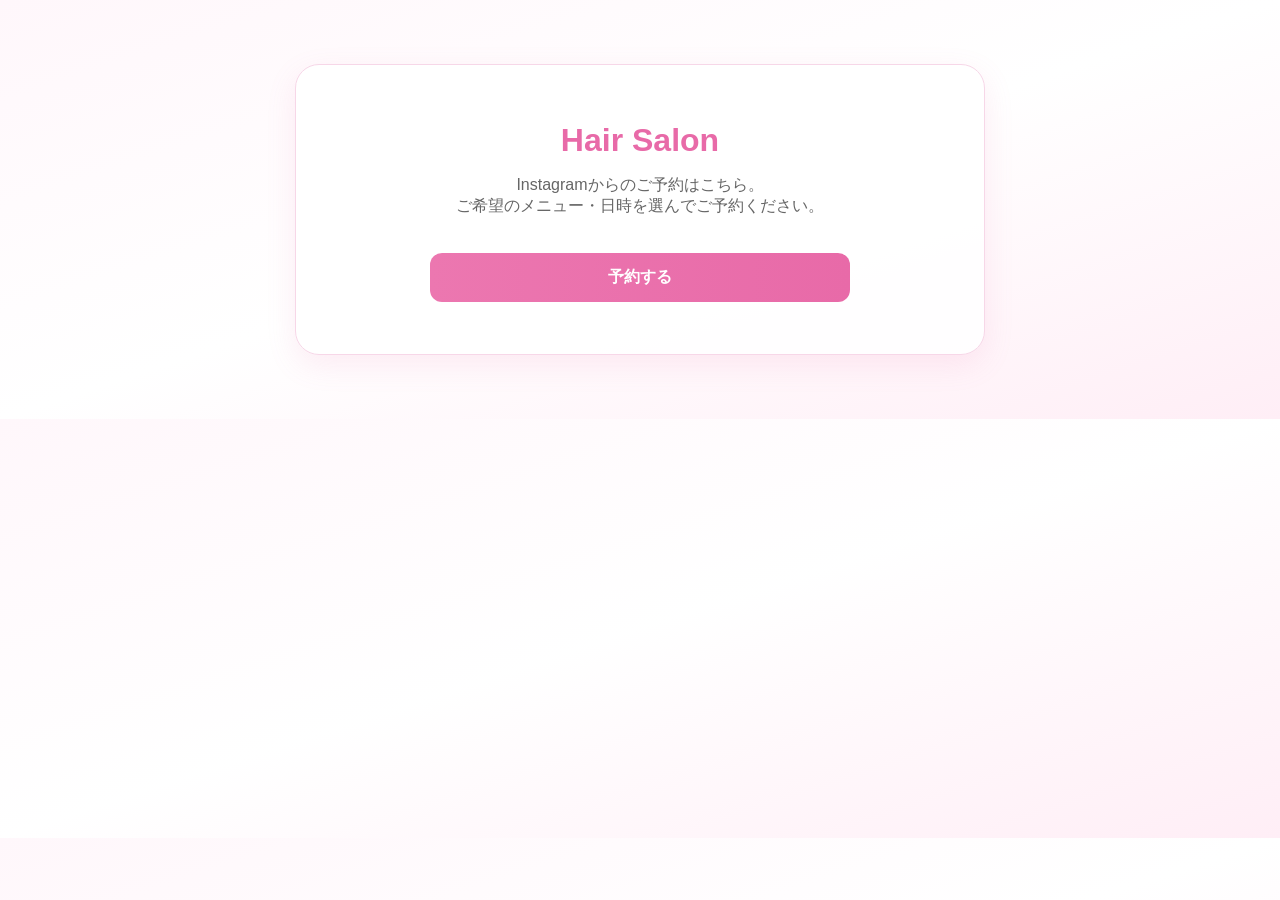
<file: index.html>
<!DOCTYPE html>
<html lang="ja">
<head>
  <meta charset="UTF-8" />
  <meta name="viewport" content="width=device-width, initial-scale=1.0" />
  <title>Hair Salon 予約</title>
  <link rel="stylesheet" href="style.css" />
</head>
<body>
  <div class="top-card">
    <h1>Hair Salon</h1>
    <p>Instagramからのご予約はこちら。<br>ご希望のメニュー・日時を選んでご予約ください。</p>

    <a href="reservation.html">
      <button>予約する</button>
    </a>
  </div>

  <script src="script.js"></script>
</body>
</html>
</file>
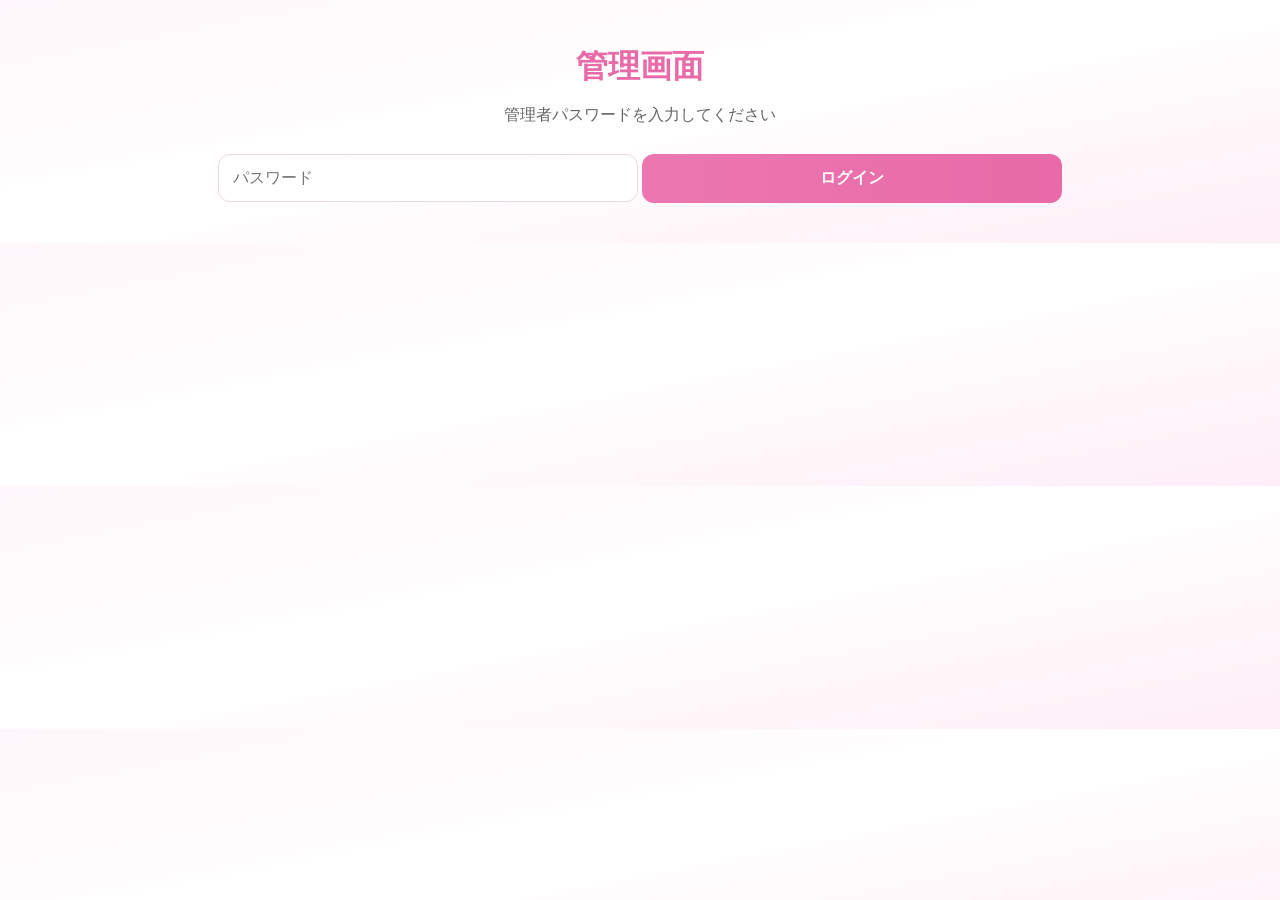
<file: admin.html>
<!DOCTYPE html>
<html lang="ja">
<head>
  <meta charset="UTF-8" />
  <meta name="viewport" content="width=device-width, initial-scale=1.0" />
  <title>管理画面</title>
  <link rel="stylesheet" href="style.css" />
</head>
<body>
  <h1>管理画面</h1>

<div id="login-box">
  <p>管理者パスワードを入力してください</p>
  <input type="password" id="admin-password" placeholder="パスワード">
  <button onclick="checkPassword()">ログイン</button>
</div>

<div id="admin-content" style="display:none;">

  <div class="admin-box">
    <h2>予約一覧</h2>
    <ul id="admin-booking-list">
      <li>まだ予約はありません</li>
    </ul>
  </div>

</div>

<script src="script.js"></script>
</body>
</html>
</file>
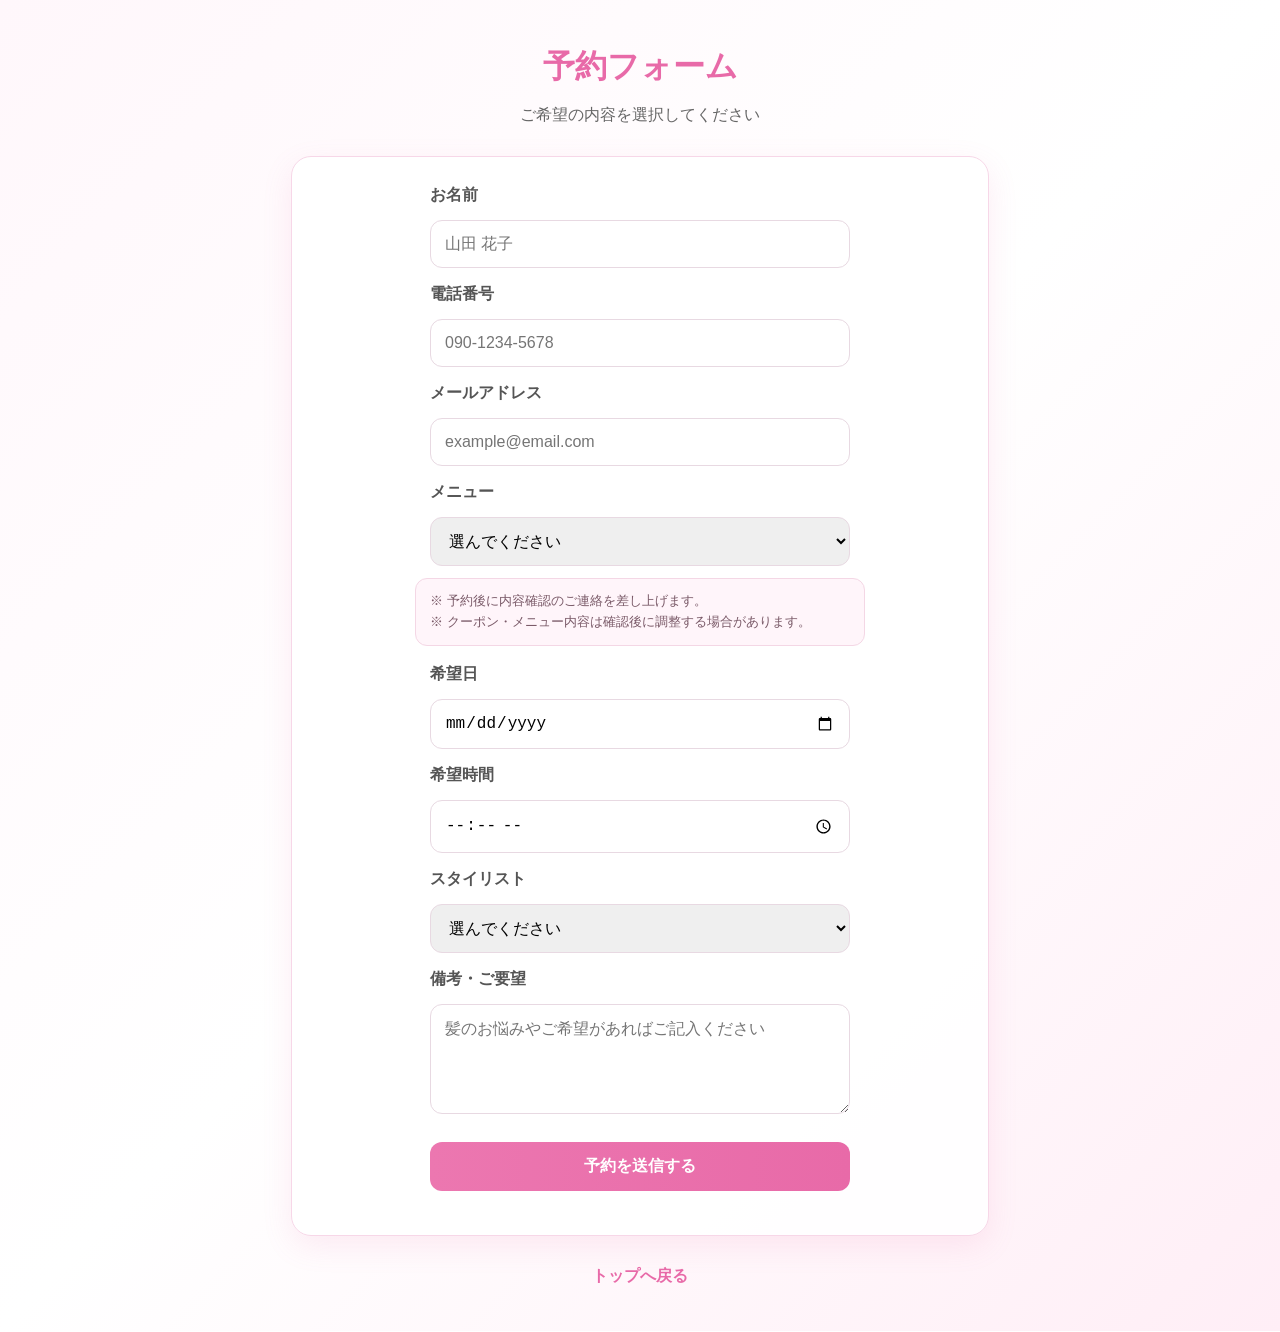
<file: reservation.html>
<!DOCTYPE html>
<html lang="ja">
<head>
  <meta charset="UTF-8" />
  <meta name="viewport" content="width=device-width, initial-scale=1.0" />
  <title>予約フォーム</title>
  <link rel="stylesheet" href="style.css" />
</head>
<body>
  <h1>予約フォーム</h1>
  <p>ご希望の内容を選択してください</p>

  <form id="reservation-form">
    <label for="name">お名前</label>
    <input type="text" id="name" name="name" placeholder="山田 花子" required />

    <label for="phone">電話番号</label>
    <input type="tel" id="phone" name="phone" placeholder="090-1234-5678" required />

    <label for="email">メールアドレス</label>
    <input type="email" id="email" name="email" placeholder="example@email.com" />

    <label for="menu">メニュー</label>
    <select id="menu" name="menu" required>
      <option value="">選んでください</option>

      <optgroup label="通常メニュー">
        <option value="レディースカット">✂️ レディースカット</option>
        <option value="メンズカット">✂️ メンズカット</option>
        <option value="カラーのみ">🎨 カラーのみ</option>
        <option value="カット＋カラー">🎨 カット＋カラー</option>
        <option value="トリートメント">✨ トリートメント</option>
        <option value="縮毛矯正">🌀 縮毛矯正</option>
      </optgroup>

      <optgroup label="新規限定">
        <option value="【新規限定】カット＋髪質改善">🌸 【新規限定】カット＋髪質改善</option>
        <option value="【新規限定】カット＋全体カラー＋髪質改善">🌸 【新規限定】カット＋全体カラー＋髪質改善</option>
        <option value="【新規限定】カット＋縮毛矯正＋髪質改善TR">🌸 【新規限定】カット＋縮毛矯正＋髪質改善TR</option>
      </optgroup>

      <optgroup label="再来客">
        <option value="【3回目まで限定】カット＋全体カラー＋髪質改善トリートメント">💎 【3回目まで限定】カット＋全体カラー＋髪質改善トリートメント</option>
        <option value="【3回目まで限定】カット＋髪質改善トリートメント">💎 【3回目まで限定】カット＋髪質改善トリートメント</option>
        <option value="【3回目まで限定】全体カラー＋髪質改善トリートメント">💎 【3回目まで限定】全体カラー＋髪質改善トリートメント</option>
      </optgroup>

      <optgroup label="メンズ">
        <option value="【メンズ限定】カット＋プチ炭酸ヘッドスパ">🧴 【メンズ限定】カット＋プチ炭酸ヘッドスパ</option>
        <option value="【メンズ限定】カット＋パーマ＋炭酸シャンプー">🧴 【メンズ限定】カット＋パーマ＋炭酸シャンプー</option>
        <option value="【メンズ限定】カット＋縮毛矯正＋髪質改善2ステップ">🧴 【メンズ限定】カット＋縮毛矯正＋髪質改善2ステップ</option>
      </optgroup>
    </select>

    <div class="menu-note">
      ※ 予約後に内容確認のご連絡を差し上げます。<br>
      ※ クーポン・メニュー内容は確認後に調整する場合があります。
    </div>

    <label for="date">希望日</label>
    <input type="date" id="date" name="date" required />

    <label for="time">希望時間</label>
    <input type="time" id="time" name="time" required />

    <label for="stylist">スタイリスト</label>
    <select id="stylist" name="stylist" required>
      <option value="">選んでください</option>
      <option value="Kazu">👤 Kazu</option>
      <option value="Masa">👤 Masa</option>
      <option value="指名なし">👤 指名なし</option>
    </select>

    <label for="message">備考・ご要望</label>
    <textarea id="message" name="message" rows="4" placeholder="髪のお悩みやご希望があればご記入ください"></textarea>

    <button type="submit">予約を送信する</button>
  </form>

  <p><a href="index.html">トップへ戻る</a></p>

  <script src="script.js"></script>
</body>
</html>
</file>
<file: style.css>
body {
  font-family: "Hiragino Sans", "Yu Gothic", sans-serif;
  background: linear-gradient(to bottom right, #fff7fb, #fff, #ffeef6);
  color: #333;
  margin: 0;
  padding: 24px;
  text-align: center;
}

h1 {
  color: #e86aa8;
  margin-bottom: 8px;
  font-size: 32px;
}

h2 {
  color: #444;
  margin-bottom: 16px;
}

p {
  margin-bottom: 20px;
  color: #666;
}

form,
.admin-box {
  max-width: 640px;
  margin: 30px auto;
  background: rgba(255, 255, 255, 0.95);
  border-radius: 20px;
  padding: 28px;
  box-shadow: 0 10px 30px rgba(232, 106, 168, 0.12);
  border: 1px solid #f7d7e8;
}

label {
  display: block;
  text-align: left;
  max-width: 420px;
  margin: 0 auto 6px;
  font-weight: bold;
  color: #555;
}

input,
select,
textarea,
button {
  width: 100%;
  max-width: 420px;
  padding: 14px;
  margin-top: 8px;
  margin-bottom: 16px;
  border-radius: 12px;
  border: 1px solid #e8d9e2;
  font-size: 16px;
  box-sizing: border-box;
}

input:focus,
select:focus,
textarea:focus {
  outline: none;
  border-color: #e86aa8;
  box-shadow: 0 0 0 3px rgba(232, 106, 168, 0.12);
}

textarea {
  resize: vertical;
  min-height: 110px;
}

button {
  background: linear-gradient(to right, #ec77b0, #e86aa8);
  color: white;
  border: none;
  font-weight: bold;
  cursor: pointer;
  transition: 0.2s;
}

button:hover {
  transform: translateY(-1px);
  box-shadow: 0 8px 20px rgba(232, 106, 168, 0.18);
}

a {
  color: #e86aa8;
  text-decoration: none;
  font-weight: bold;
}

a:hover {
  opacity: 0.8;
}

.top-card {
  max-width: 640px;
  margin: 40px auto;
  background: rgba(255, 255, 255, 0.92);
  border-radius: 24px;
  padding: 36px 24px;
  box-shadow: 0 10px 30px rgba(232, 106, 168, 0.12);
  border: 1px solid #f7d7e8;
}

.top-card p {
  margin-bottom: 28px;
}

.admin-box ul {
  padding: 0;
  margin: 0;
}

.admin-box li {
  list-style: none;
  text-align: left;
  padding: 16px;
  margin-bottom: 12px;
  border: 1px solid #f0e4ea;
  border-radius: 14px;
  background: #fffafc;
}

@media (max-width: 600px) {
  body {
    padding: 16px;
  }

  h1 {
    font-size: 26px;
  }

  form,
  .admin-box,
  .top-card {
    padding: 20px 16px;
  }
}

.menu-note {
  max-width: 420px;
  margin: -4px auto 18px;
  padding: 12px 14px;
  background: #fff5fa;
  border: 1px solid #f4d7e5;
  border-radius: 12px;
  text-align: left;
  font-size: 13px;
  line-height: 1.6;
  color: #7a5a68;
}

optgroup {
  font-style: normal;
  font-weight: bold;
  color: #a14d79;
}
</file>
